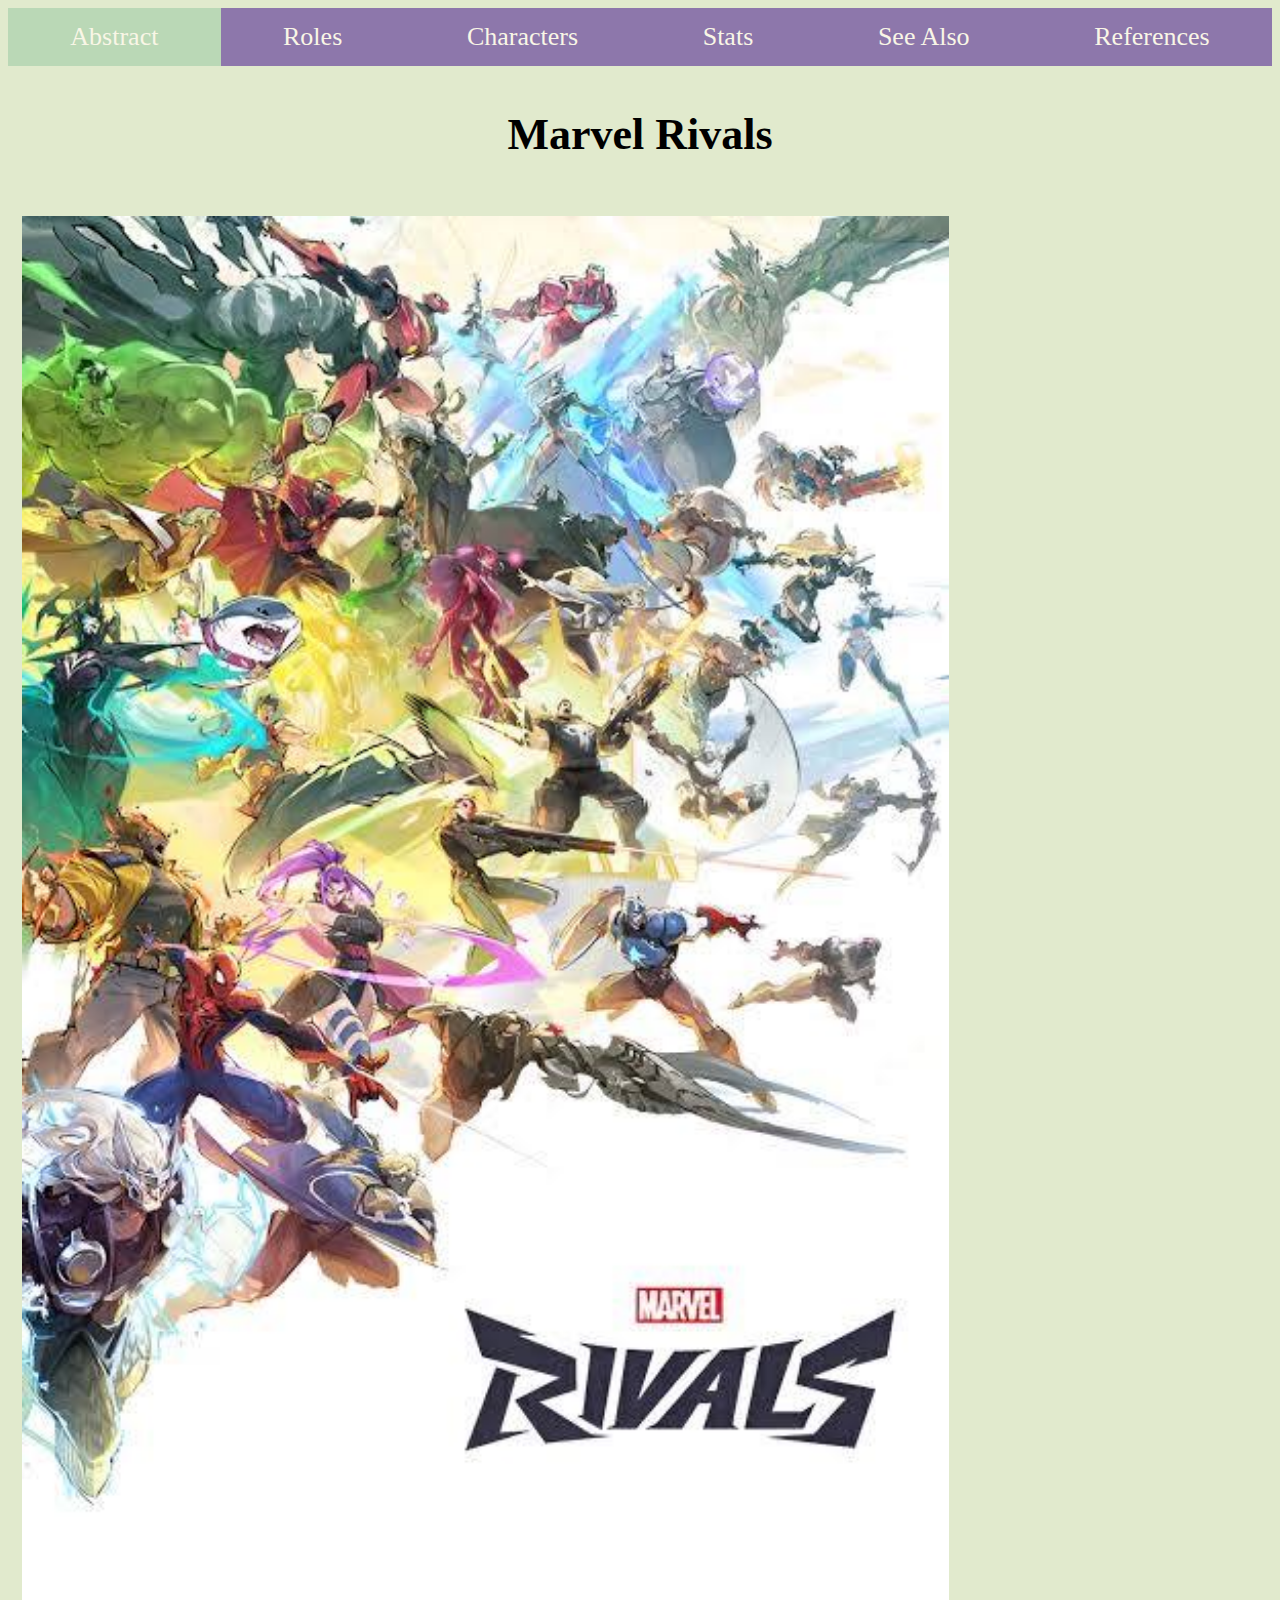
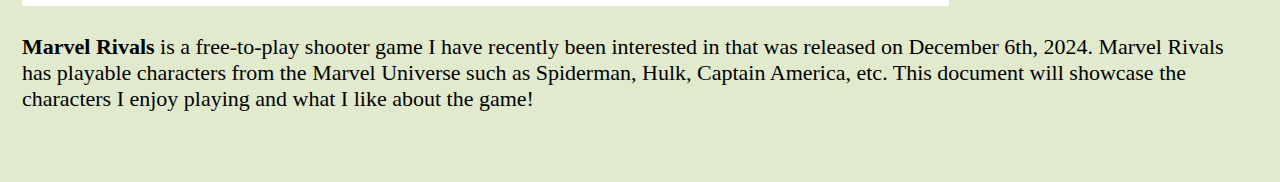
<file: index.html>
<!DOCTYPE html>
<html>

<head>
    <title>Marvel Rivals</title>

    <!-- Including the main.css file for styling -->
    <link rel="stylesheet" href="css/main.css">
    <meta name="viewport" content="width=device-width, initial-scale=1.0">
    <!-- Including the Font Awesome CSS library for icons -->
    <link rel="stylesheet" href="https://cdnjs.cloudflare.com/ajax/libs/font-awesome/4.7.0/css/font-awesome.min.css">
</head>

<body>

    <!-- Navigation bar -->
    <div class="topnav" id="myTopnav">
        <!-- Active link pointing to the index.html page -->
        <a class="active" href="index.html">Abstract</a>

        <!-- Links to other sections -->
        <a href="roles.html">Roles</a>
        <a href="characters.html">Characters</a>
        <a href="stats.html">Stats</a>

        <!-- Additional links -->
        <a href="see_also.html">See Also</a>
        <a href="references.html">References</a>

        <!-- "Hamburger menu" / "Bar icon" to toggle the navigation links on smaller screens -->
        <a href="javascript:void(0);" class="icon">
            <i class="fa fa-bars"></i>
        </a>
    </div>

    <!-- Page content -->
    <div class="content">
        <h1>Marvel Rivals</h1>
        <br>
        <img src="img/rivals.jpg">
        <br>
        <p><strong>Marvel Rivals</strong> is a free-to-play shooter game I have recently been interested in that was released on December 6th, 2024. Marvel Rivals has playable characters from the Marvel Universe such as Spiderman, Hulk, Captain America, etc. This document will showcase the characters I enjoy playing and what I like about the game!</p>
        <br>
    </div>

    <!-- Including the main.js file for JavaScript functionality -->
    <script src="js/main.js"></script>

</body>

</html>
</file>
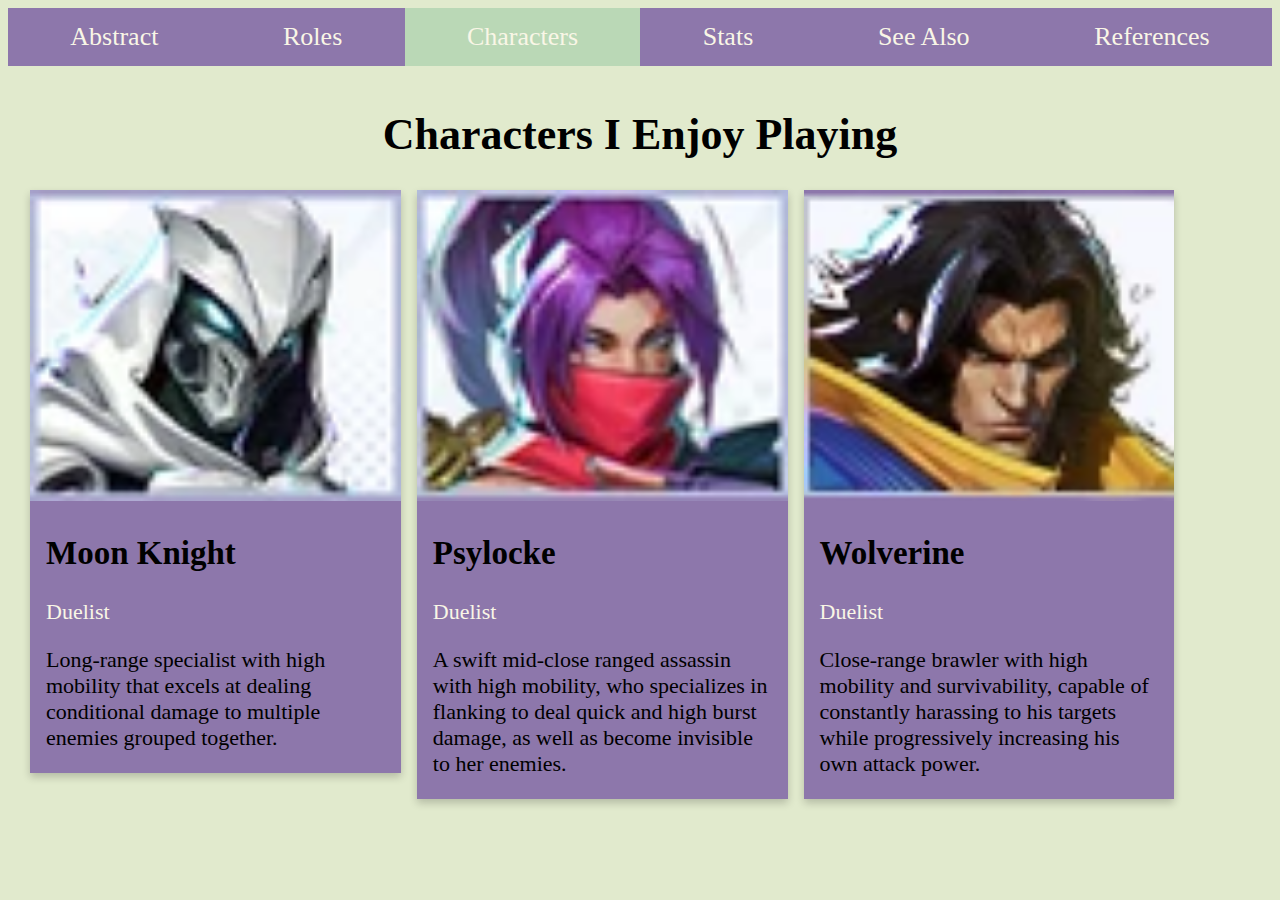
<file: characters.html>
<!DOCTYPE html>
<html>

<head>
    <title>Characters</title>

    <!-- Including the main.css file for styling -->
    <link rel="stylesheet" href="css/main.css">
    <meta name="viewport" content="width=device-width, initial-scale=1.0">
    <!-- Including the Font Awesome CSS library for icons -->
    <link rel="stylesheet" href="https://cdnjs.cloudflare.com/ajax/libs/font-awesome/4.7.0/css/font-awesome.min.css">
</head>

<body>

    <!-- Navigation bar -->
    <div class="topnav" id="myTopnav">
        <!-- Links to different sections -->
        <a href="index.html">Abstract</a>
        <a href="roles.html">Roles</a>

        <!-- Active link pointing to the section2.html page -->
        <a class="active" href="characters.html">Characters</a>

        <a href="stats.html">Stats</a>
        <a href="see_also.html">See Also</a>
        <a href="references.html">References</a>

        <!-- "Hamburger menu" / "Bar icon" to toggle the navigation links on smaller screens -->
        <a href="javascript:void(0);" class="icon">
            <i class="fa fa-bars"></i>
        </a>
    </div>

    <!-- Page content -->
    <div class="content">
        <h1>Characters I Enjoy Playing</h1>
        <div class="hero-row">
            <div class="hero-column">
              <div class="hero-card">
                <img src="img/Moon_Knight_Icon.jpg" style="width:100%">
                <div class="hero-container">
                  <h2>Moon Knight</h2>
                  <p class="hero-title">Duelist</p>
                  <p>Long-range specialist with high mobility that excels at dealing conditional damage to multiple enemies grouped together.</p>
                </div>
              </div>
            </div>

            <div class="hero-column">
              <div class="hero-card">
                <img src="img/Psylocke_Icon.jpg" style="width:100%">
                <div class="hero-container">
                  <h2>Psylocke</h2>
                  <p class="hero-title">Duelist</p>
                  <p>A swift mid-close ranged assassin with high mobility, who specializes in flanking to deal quick and high burst damage, as well as become invisible to her enemies.</p>
                </div>
              </div>
            </div>

            <div class="hero-column">
                <div class="hero-card">
                  <img src="img/Wolverine_Icon.jpg" style="width:100%">
                  <div class="hero-container">
                    <h2>Wolverine</h2>
                    <p class="hero-title">Duelist</p>
                    <p>Close-range brawler with high mobility and survivability, capable of constantly harassing to his targets while progressively increasing his own attack power.</p>
                  </div>
                </div>
              </div>
          </div>
    </div>

    <!-- Including the main.js file for JavaScript functionality -->
    <script src="js/main.js"></script>

</body>

</html>
</file>
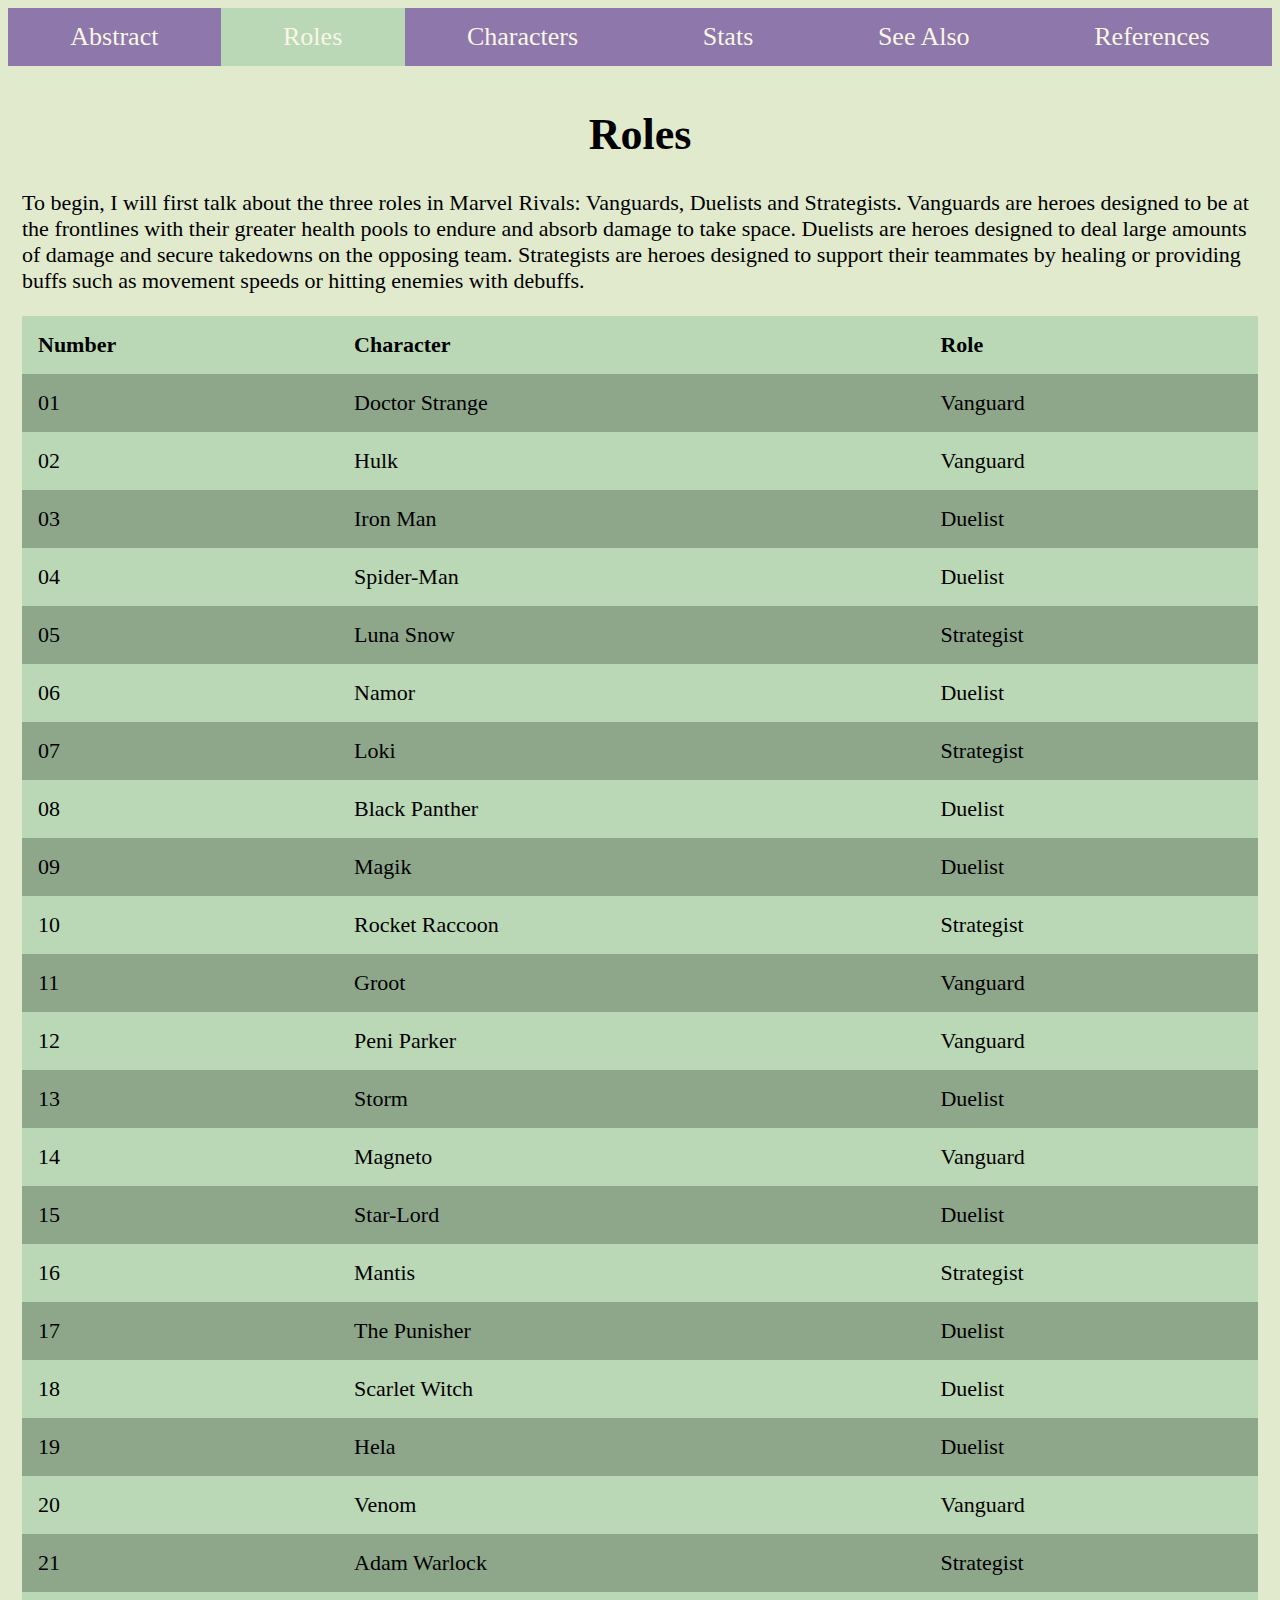
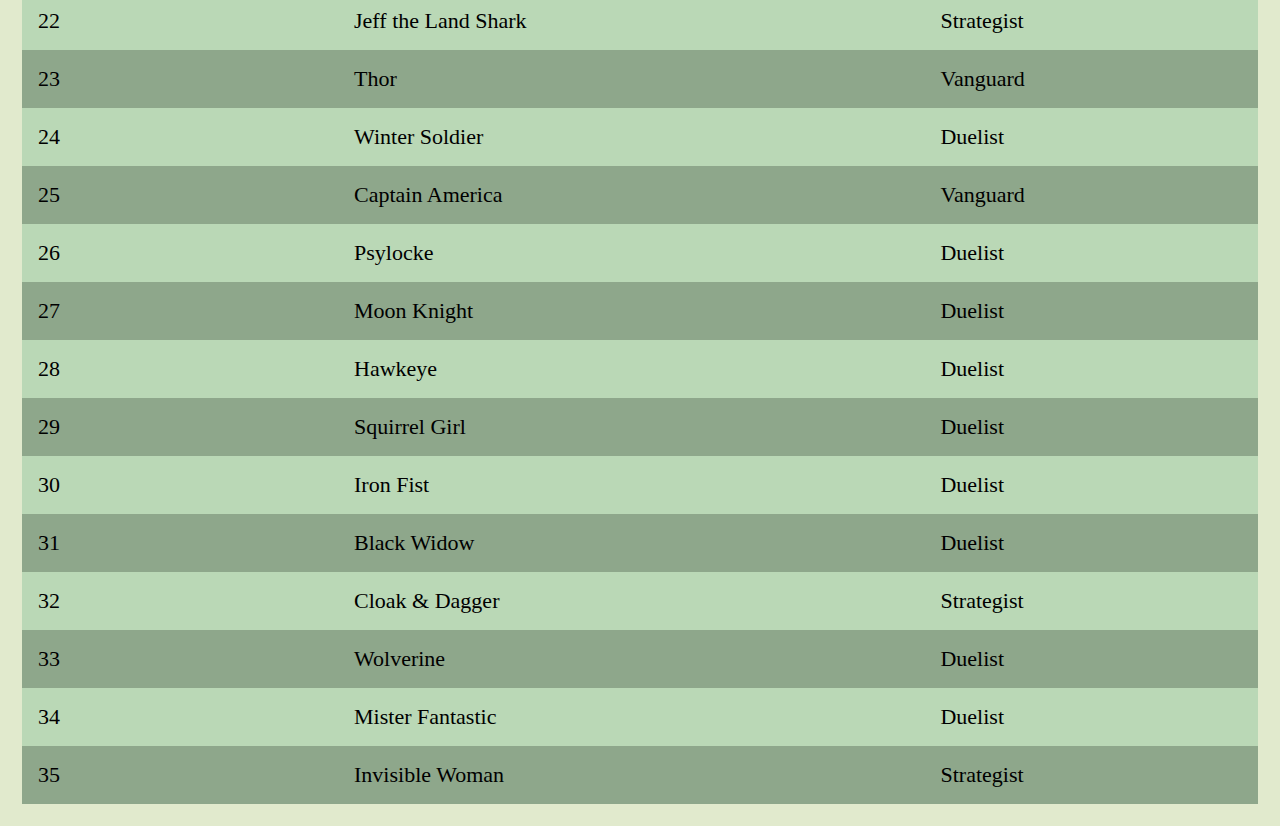
<file: roles.html>
<!DOCTYPE html>
<html>

<head>
    <title>Roles</title>

    <!-- Including the main.css file for styling -->
    <link rel="stylesheet" href="css/main.css">
    <meta name="viewport" content="width=device-width, initial-scale=1.0">
    <!-- Including the Font Awesome CSS library for icons -->
    <link rel="stylesheet" href="https://cdnjs.cloudflare.com/ajax/libs/font-awesome/4.7.0/css/font-awesome.min.css">
</head>

<body>

    <!-- Navigation bar -->
    <div class="topnav" id="myTopnav">
        <!-- Links to different sections -->
        <a href="index.html">Abstract</a>

        <!-- Active link pointing to the section1.html page -->
        <a class="active" href="roles.html">Roles</a>
        <a href="characters.html">Characters</a>
        <a href="stats.html">Stats</a>
        <a href="see_also.html">See Also</a>
        <a href="references.html">References</a>

        <!-- "Hamburger menu" / "Bar icon" to toggle the navigation links on smaller screens -->
        <a href="javascript:void(0);" class="icon">
            <i class="fa fa-bars"></i>
        </a>
    </div>

    <!-- Page content -->
    <div class="content">
        <h1>Roles</h1>
        <p>To begin, I will first talk about the three roles in Marvel Rivals: Vanguards, Duelists and Strategists. Vanguards are heroes designed to be at the frontlines with their greater health pools to endure and absorb damage to take space. Duelists are heroes designed to deal large amounts of damage and secure takedowns on the opposing team. Strategists are heroes designed to support their teammates by healing or providing buffs such as movement speeds or hitting enemies with debuffs.</p>
        <table>
            <tr>
              <th>Number</th>
              <th>Character</th>
              <th>Role</th>
            </tr>
            <tr>
              <td>01</td>
              <td>Doctor Strange</td>
              <td>Vanguard</td>
            </tr>
            <tr>
              <td>02</td>
              <td>Hulk</td>
              <td>Vanguard</td>
            </tr>
            <tr>
              <td>03</td>
              <td>Iron Man</td>
              <td>Duelist</td>
            </tr>
            <tr>
              <td>04</td>
              <td>Spider-Man</td>
              <td>Duelist </td>
            </tr>
            <tr>
              <td>05</td>
              <td>Luna Snow</td>
              <td>Strategist </td>
            </tr>
            <tr>
              <td>06</td>
              <td>Namor</td>
              <td>Duelist </td>
            </tr>
            <tr>
              <td>07</td>
              <td>Loki</td>
              <td>Strategist </td>
            </tr>
            <tr>
              <td>08</td>
              <td>Black Panther</td>
              <td>Duelist </td>
            </tr>
            <tr>
              <td>09</td>
              <td>Magik</td>
              <td>Duelist </td>
            </tr>
            <tr>
              <td>10</td>
              <td>Rocket Raccoon</td>
              <td>Strategist </td>
            </tr>
            <tr>
              <td>11</td>
              <td>Groot</td>
              <td>Vanguard </td>
            </tr>
            <tr>
              <td>12</td>
              <td>Peni Parker</td>
              <td>Vanguard </td>
            </tr>
            <tr>
              <td>13</td>
              <td>Storm</td>
              <td>Duelist </td>
            </tr>
            <tr>
              <td>14</td>
              <td>Magneto</td>
              <td>Vanguard </td>
            </tr>
            <tr>
              <td>15</td>
              <td>Star-Lord</td>
              <td>Duelist </td>
            </tr>
            <tr>
              <td>16</td>
              <td>Mantis</td>
              <td>Strategist </td>
            </tr>
            <tr>
              <td>17</td>
              <td>The Punisher</td>
              <td>Duelist </td>
            </tr>
            <tr>
              <td>18</td>
              <td>Scarlet Witch</td>
              <td>Duelist </td>
            </tr>
            <tr>
              <td>19</td>
              <td>Hela</td>
              <td>Duelist </td>
            </tr>
            <tr>
              <td>20</td>
              <td>Venom</td>
              <td>Vanguard </td>
            </tr>
            <tr>
              <td>21</td>
              <td>Adam Warlock</td>
              <td>Strategist </td>
            </tr>
            <tr>
              <td>22</td>
              <td>Jeff the Land Shark</td>
              <td>Strategist </td>
            </tr>
            <tr>
              <td>23</td>
              <td>Thor</td>
              <td>Vanguard </td>
            </tr>
            <tr>
              <td>24</td>
              <td>Winter Soldier</td>
              <td>Duelist </td>
            </tr>
            <tr>
              <td>25</td>
              <td>Captain America</td>
              <td>Vanguard </td>
            </tr>
            <tr>
              <td>26</td>
              <td>Psylocke</td>
              <td>Duelist </td>
            </tr>
            <tr>
              <td>27</td>
              <td>Moon Knight</td>
              <td>Duelist </td>
            </tr>
            <tr>
              <td>28</td>
              <td>Hawkeye</td>
              <td>Duelist </td>
            </tr>
            <tr>
              <td>29</td>
              <td>Squirrel Girl</td>
              <td>Duelist </td>
            </tr>
            <tr>
              <td>30</td>
              <td>Iron Fist</td>
              <td>Duelist </td>
            </tr>
            <tr>
              <td>31</td>
              <td>Black Widow</td>
              <td>Duelist </td>
            </tr>
            <tr>
              <td>32</td>
              <td>Cloak & Dagger</td>
              <td>Strategist </td>
            </tr>
            <tr>
              <td>33</td>
              <td>Wolverine</td>
              <td>Duelist </td>
            </tr>
            <tr>
              <td>34</td>
              <td>Mister Fantastic</td>
              <td>Duelist </td>
            </tr>
            <tr>
              <td>35</td>
              <td>Invisible Woman</td>
              <td>Strategist </td>
            </tr>
        </table>
    </div>
    <!-- Including the main.js file for JavaScript functionality -->
    <script src="js/main.js"></script>

</body>

</html>
</file>
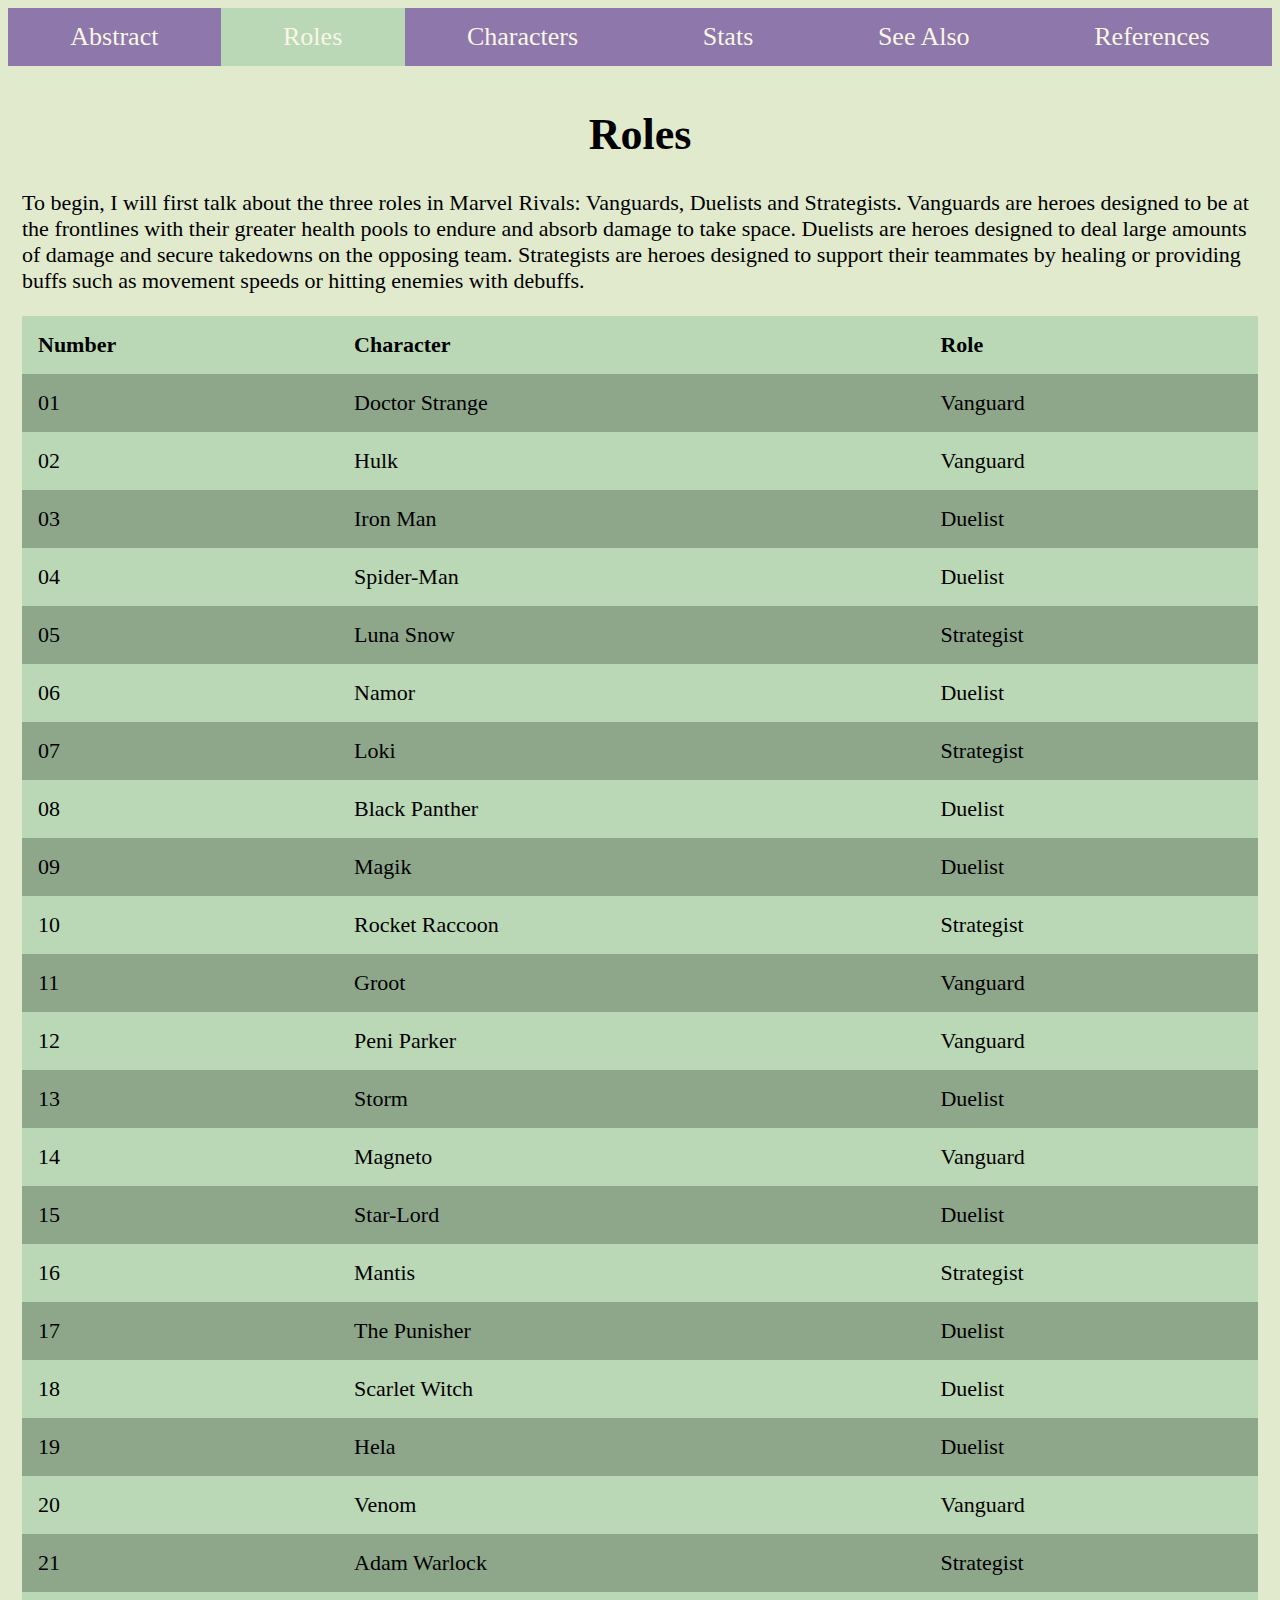
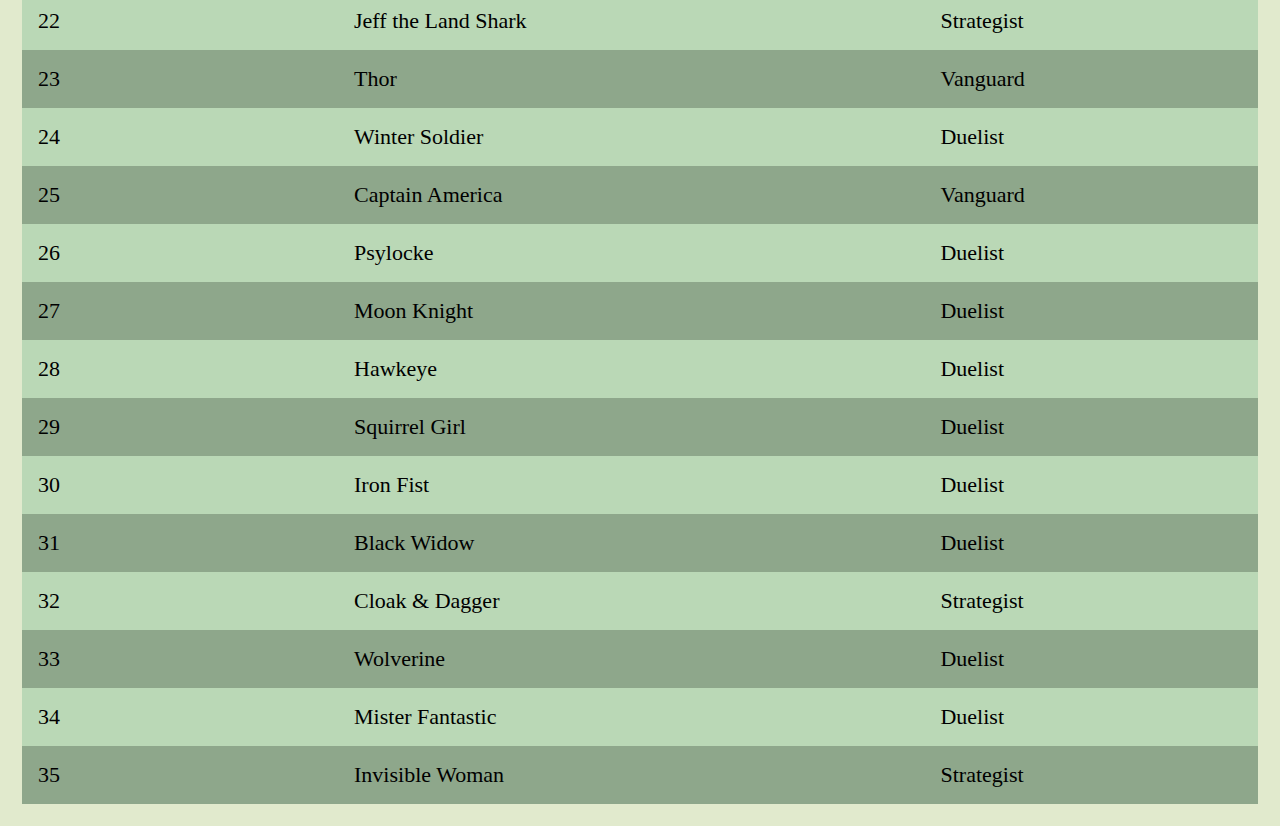
<file: section1.html>
<!DOCTYPE html>
<html>

<head>
    <title>Roles</title>

    <!-- Including the main.css file for styling -->
    <link rel="stylesheet" href="css/main.css">
    <meta name="viewport" content="width=device-width, initial-scale=1.0">
    <!-- Including the Font Awesome CSS library for icons -->
    <link rel="stylesheet" href="https://cdnjs.cloudflare.com/ajax/libs/font-awesome/4.7.0/css/font-awesome.min.css">
</head>

<body>

    <!-- Navigation bar -->
    <div class="topnav" id="myTopnav">
        <!-- Links to different sections -->
        <a href="index.html">Abstract</a>

        <!-- Active link pointing to the section1.html page -->
        <a class="active" href="section1.html">Roles</a>
        <a href="section2.html">Characters</a>
        <a href="section3.html">Stats</a>
        <a href="see_also.html">See Also</a>
        <a href="references.html">References</a>

        <!-- "Hamburger menu" / "Bar icon" to toggle the navigation links on smaller screens -->
        <a href="javascript:void(0);" class="icon">
            <i class="fa fa-bars"></i>
        </a>
    </div>

    <!-- Page content -->
    <div class="content">
        <h1>Roles</h1>
        <p>To begin, I will first talk about the three roles in Marvel Rivals: Vanguards, Duelists and Strategists. Vanguards are heroes designed to be at the frontlines with their greater health pools to endure and absorb damage to take space. Duelists are heroes designed to deal large amounts of damage and secure takedowns on the opposing team. Strategists are heroes designed to support their teammates by healing or providing buffs such as movement speeds or hitting enemies with debuffs.</p>
        <table>
            <tr>
              <th>Number</th>
              <th>Character</th>
              <th>Role</th>
            </tr>
            <tr>
              <td>01</td>
              <td>Doctor Strange</td>
              <td>Vanguard</td>
            </tr>
            <tr>
              <td>02</td>
              <td>Hulk</td>
              <td>Vanguard</td>
            </tr>
            <tr>
              <td>03</td>
              <td>Iron Man</td>
              <td>Duelist</td>
            </tr>
            <tr>
              <td>04</td>
              <td>Spider-Man</td>
              <td>Duelist </td>
            </tr>
            <tr>
              <td>05</td>
              <td>Luna Snow</td>
              <td>Strategist </td>
            </tr>
            <tr>
              <td>06</td>
              <td>Namor</td>
              <td>Duelist </td>
            </tr>
            <tr>
              <td>07</td>
              <td>Loki</td>
              <td>Strategist </td>
            </tr>
            <tr>
              <td>08</td>
              <td>Black Panther</td>
              <td>Duelist </td>
            </tr>
            <tr>
              <td>09</td>
              <td>Magik</td>
              <td>Duelist </td>
            </tr>
            <tr>
              <td>10</td>
              <td>Rocket Raccoon</td>
              <td>Strategist </td>
            </tr>
            <tr>
              <td>11</td>
              <td>Groot</td>
              <td>Vanguard </td>
            </tr>
            <tr>
              <td>12</td>
              <td>Peni Parker</td>
              <td>Vanguard </td>
            </tr>
            <tr>
              <td>13</td>
              <td>Storm</td>
              <td>Duelist </td>
            </tr>
            <tr>
              <td>14</td>
              <td>Magneto</td>
              <td>Vanguard </td>
            </tr>
            <tr>
              <td>15</td>
              <td>Star-Lord</td>
              <td>Duelist </td>
            </tr>
            <tr>
              <td>16</td>
              <td>Mantis</td>
              <td>Strategist </td>
            </tr>
            <tr>
              <td>17</td>
              <td>The Punisher</td>
              <td>Duelist </td>
            </tr>
            <tr>
              <td>18</td>
              <td>Scarlet Witch</td>
              <td>Duelist </td>
            </tr>
            <tr>
              <td>19</td>
              <td>Hela</td>
              <td>Duelist </td>
            </tr>
            <tr>
              <td>20</td>
              <td>Venom</td>
              <td>Vanguard </td>
            </tr>
            <tr>
              <td>21</td>
              <td>Adam Warlock</td>
              <td>Strategist </td>
            </tr>
            <tr>
              <td>22</td>
              <td>Jeff the Land Shark</td>
              <td>Strategist </td>
            </tr>
            <tr>
              <td>23</td>
              <td>Thor</td>
              <td>Vanguard </td>
            </tr>
            <tr>
              <td>24</td>
              <td>Winter Soldier</td>
              <td>Duelist </td>
            </tr>
            <tr>
              <td>25</td>
              <td>Captain America</td>
              <td>Vanguard </td>
            </tr>
            <tr>
              <td>26</td>
              <td>Psylocke</td>
              <td>Duelist </td>
            </tr>
            <tr>
              <td>27</td>
              <td>Moon Knight</td>
              <td>Duelist </td>
            </tr>
            <tr>
              <td>28</td>
              <td>Hawkeye</td>
              <td>Duelist </td>
            </tr>
            <tr>
              <td>29</td>
              <td>Squirrel Girl</td>
              <td>Duelist </td>
            </tr>
            <tr>
              <td>30</td>
              <td>Iron Fist</td>
              <td>Duelist </td>
            </tr>
            <tr>
              <td>31</td>
              <td>Black Widow</td>
              <td>Duelist </td>
            </tr>
            <tr>
              <td>32</td>
              <td>Cloak & Dagger</td>
              <td>Strategist </td>
            </tr>
            <tr>
              <td>33</td>
              <td>Wolverine</td>
              <td>Duelist </td>
            </tr>
            <tr>
              <td>34</td>
              <td>Mister Fantastic</td>
              <td>Duelist </td>
            </tr>
            <tr>
              <td>35</td>
              <td>Invisible Woman</td>
              <td>Strategist </td>
            </tr>
        </table>
    </div>
    <!-- Including the main.js file for JavaScript functionality -->
    <script src="js/main.js"></script>

</body>

</html>
</file>
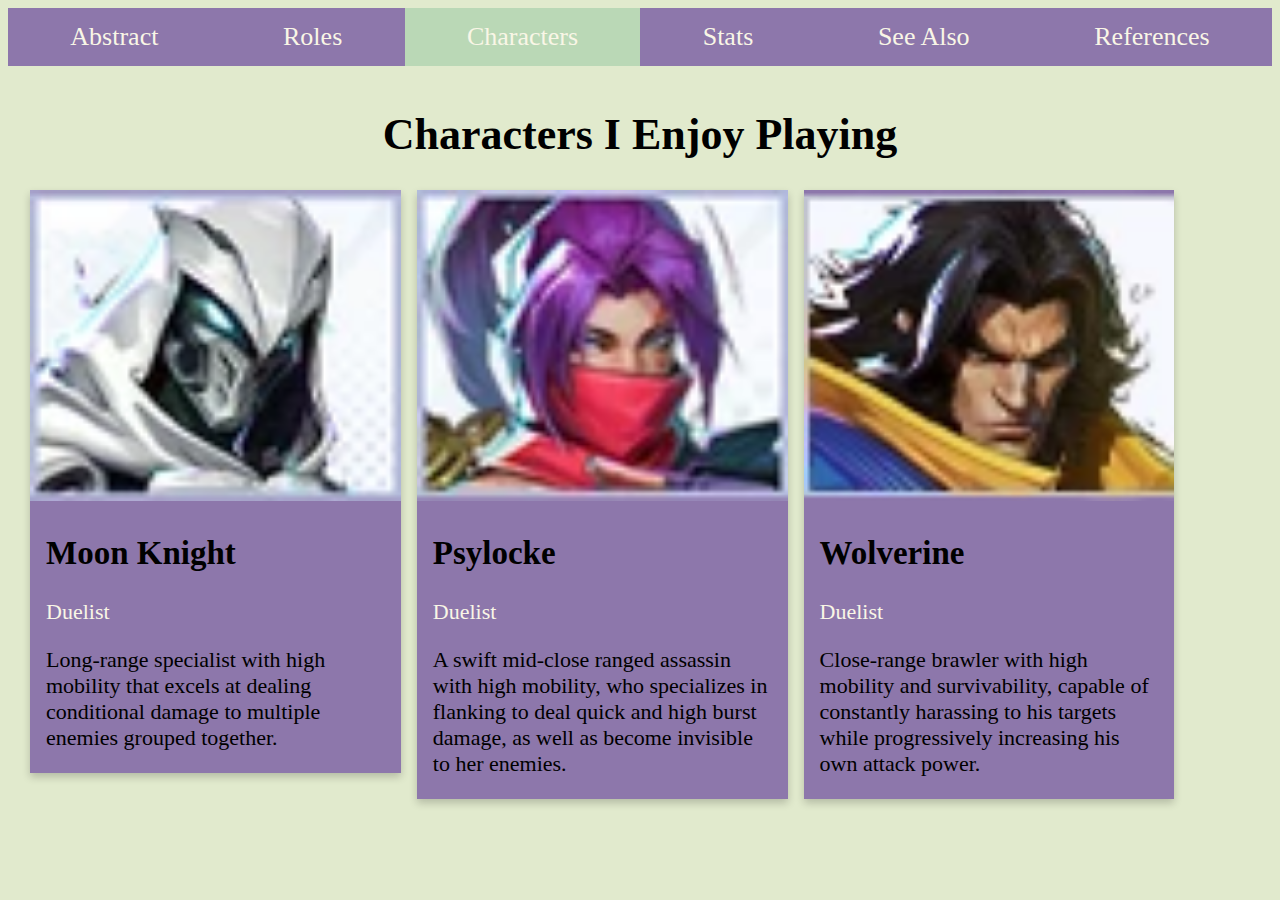
<file: section2.html>
<!DOCTYPE html>
<html>

<head>
    <title>Characters</title>

    <!-- Including the main.css file for styling -->
    <link rel="stylesheet" href="css/main.css">
    <meta name="viewport" content="width=device-width, initial-scale=1.0">
    <!-- Including the Font Awesome CSS library for icons -->
    <link rel="stylesheet" href="https://cdnjs.cloudflare.com/ajax/libs/font-awesome/4.7.0/css/font-awesome.min.css">
</head>

<body>

    <!-- Navigation bar -->
    <div class="topnav" id="myTopnav">
        <!-- Links to different sections -->
        <a href="index.html">Abstract</a>
        <a href="section1.html">Roles</a>

        <!-- Active link pointing to the section2.html page -->
        <a class="active" href="section2.html">Characters</a>

        <a href="section3.html">Stats</a>
        <a href="see_also.html">See Also</a>
        <a href="references.html">References</a>

        <!-- "Hamburger menu" / "Bar icon" to toggle the navigation links on smaller screens -->
        <a href="javascript:void(0);" class="icon">
            <i class="fa fa-bars"></i>
        </a>
    </div>

    <!-- Page content -->
    <div class="content">
        <h1>Characters I Enjoy Playing</h1>
        <div class="hero-row">
            <div class="hero-column">
              <div class="hero-card">
                <img src="img/Moon_Knight_Icon.jpg" style="width:100%">
                <div class="hero-container">
                  <h2>Moon Knight</h2>
                  <p class="hero-title">Duelist</p>
                  <p>Long-range specialist with high mobility that excels at dealing conditional damage to multiple enemies grouped together.</p>
                </div>
              </div>
            </div>

            <div class="hero-column">
              <div class="hero-card">
                <img src="img/Psylocke_Icon.jpg" style="width:100%">
                <div class="hero-container">
                  <h2>Psylocke</h2>
                  <p class="hero-title">Duelist</p>
                  <p>A swift mid-close ranged assassin with high mobility, who specializes in flanking to deal quick and high burst damage, as well as become invisible to her enemies.</p>
                </div>
              </div>
            </div>

            <div class="hero-column">
                <div class="hero-card">
                  <img src="img/Wolverine_Icon.jpg" style="width:100%">
                  <div class="hero-container">
                    <h2>Wolverine</h2>
                    <p class="hero-title">Duelist</p>
                    <p>Close-range brawler with high mobility and survivability, capable of constantly harassing to his targets while progressively increasing his own attack power.</p>
                  </div>
                </div>
              </div>
          </div>
    </div>

    <!-- Including the main.js file for JavaScript functionality -->
    <script src="js/main.js"></script>

</body>

</html>
</file>
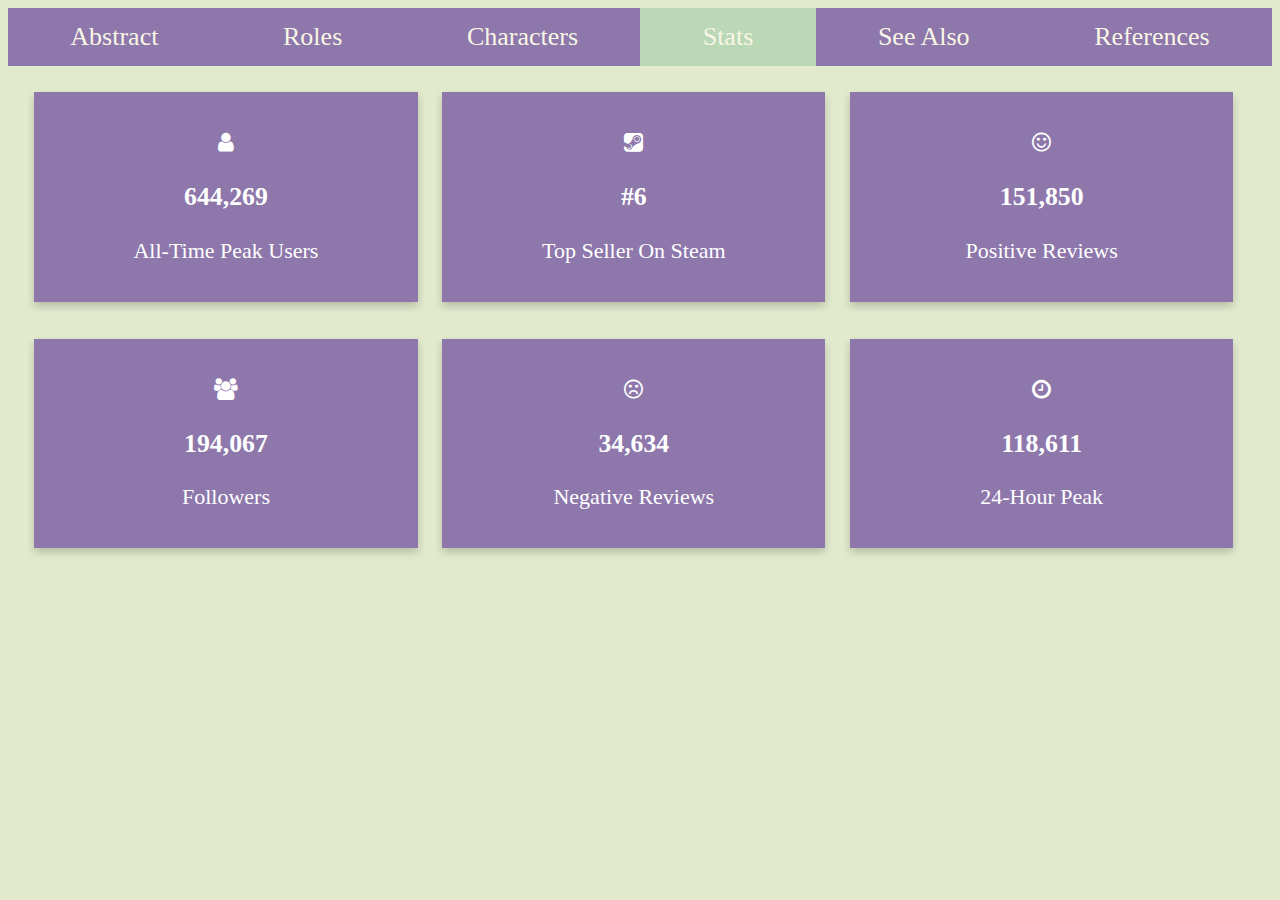
<file: section3.html>
<!DOCTYPE html>
<html>

<head>
    <title>Stats</title>

    <!-- Including the main.css file for styling -->
    <link rel="stylesheet" href="css/main.css">
    <meta name="viewport" content="width=device-width, initial-scale=1.0">
    <!-- Including the Font Awesome CSS library for icons -->
    <link rel="stylesheet" href="https://cdnjs.cloudflare.com/ajax/libs/font-awesome/4.7.0/css/font-awesome.min.css">
</head>

<body>

    <!-- Navigation bar -->
    <div class="topnav" id="myTopnav">
        <!-- Links to different sections -->
        <a href="index.html">Abstract</a>
        <a href="section1.html">Roles</a>
        <a href="section2.html">Characters</a>

        <!-- Active link pointing to the section3.html page -->
        <a class="active" href="section3.html">Stats</a>

        <a href="see_also.html">See Also</a>
        <a href="references.html">References</a>

        <!-- "Hamburger menu" / "Bar icon" to toggle the navigation links on smaller screens -->
        <a href="javascript:void(0);" class="icon">
            <i class="fa fa-bars"></i>
        </a>
    </div>

    <!-- Page content -->
    <div class="content">
        <div class="row">
            <div class="column">
              <div class="card">
                <p><i class="fa fa-user"></i></p>
                <h3>644,269</h3>
                <p>All-Time Peak Users</p>
              </div>
            </div>

            <div class="column">
              <div class="card">
                <p><i class="fa fa-steam-square"></i></p>
                <h3>#6</h3>
                <p>Top Seller On Steam</p>
              </div>
            </div>

            <div class="column">
              <div class="card">
                <p><i class="fa fa-smile-o"></i></p>
                <h3>151,850</h3>
                <p>Positive Reviews</p>
              </div>
            </div>
        </div>

        <div class="row">
            <div class="column">
              <div class="card">
                <p><i class="fa fa-users" aria-hidden="true"></i></i></p>
                <h3>194,067</h3>
                <p>Followers</p>
              </div>
            </div>

            <div class="column">
              <div class="card">
                <p><i class="fa fa-frown-o" aria-hidden="true"></i></i></p>
                <h3>34,634</h3>
                <p>Negative Reviews</p>
              </div>
            </div>

            <div class="column">
              <div class="card">
                <p><i class="fa fa-clock-o" aria-hidden="true"></i></p>
                <h3>118,611</h3>
                <p>24-Hour Peak</p>
              </div>
            </div>
          </div>
    </div>

    <!-- Including the main.js file for JavaScript functionality -->
    <script src="js/main.js"></script>

</body>

</html>
</file>
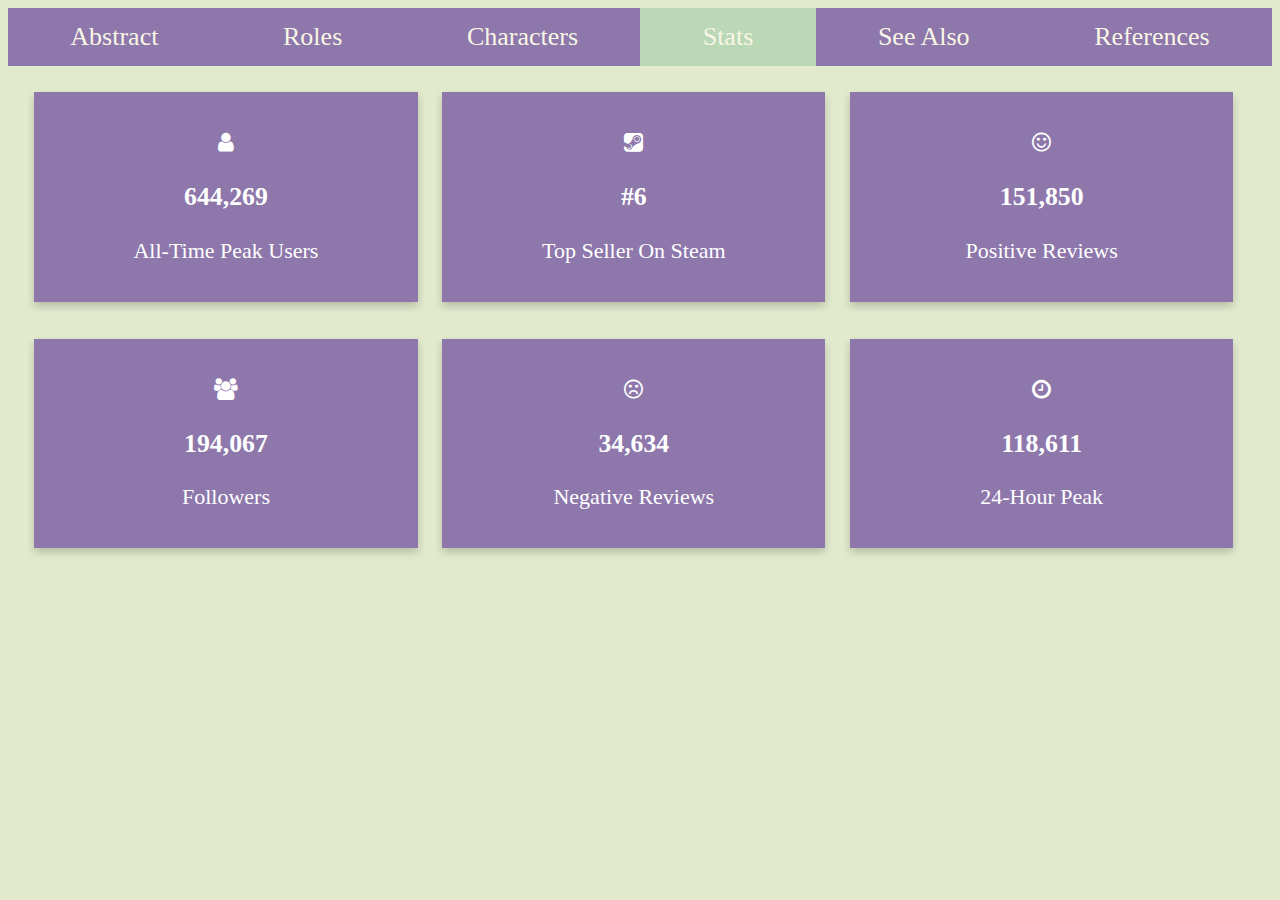
<file: stats.html>
<!DOCTYPE html>
<html>

<head>
    <title>Stats</title>

    <!-- Including the main.css file for styling -->
    <link rel="stylesheet" href="css/main.css">
    <meta name="viewport" content="width=device-width, initial-scale=1.0">
    <!-- Including the Font Awesome CSS library for icons -->
    <link rel="stylesheet" href="https://cdnjs.cloudflare.com/ajax/libs/font-awesome/4.7.0/css/font-awesome.min.css">
</head>

<body>

    <!-- Navigation bar -->
    <div class="topnav" id="myTopnav">
        <!-- Links to different sections -->
        <a href="index.html">Abstract</a>
        <a href="roles.html">Roles</a>
        <a href="characters.html">Characters</a>
        <!-- Active link pointing to the section3.html page -->
        <a class="active" href="stats.html">Stats</a>

        <a href="see_also.html">See Also</a>
        <a href="references.html">References</a>

        <!-- "Hamburger menu" / "Bar icon" to toggle the navigation links on smaller screens -->
        <a href="javascript:void(0);" class="icon">
            <i class="fa fa-bars"></i>
        </a>
    </div>

    <!-- Page content -->
    <div class="content">
        <div class="row">
            <div class="column">
              <div class="card">
                <p><i class="fa fa-user"></i></p>
                <h3>644,269</h3>
                <p>All-Time Peak Users</p>
              </div>
            </div>

            <div class="column">
              <div class="card">
                <p><i class="fa fa-steam-square"></i></p>
                <h3>#6</h3>
                <p>Top Seller On Steam</p>
              </div>
            </div>

            <div class="column">
              <div class="card">
                <p><i class="fa fa-smile-o"></i></p>
                <h3>151,850</h3>
                <p>Positive Reviews</p>
              </div>
            </div>
        </div>

        <div class="row">
            <div class="column">
              <div class="card">
                <p><i class="fa fa-users" aria-hidden="true"></i></i></p>
                <h3>194,067</h3>
                <p>Followers</p>
              </div>
            </div>

            <div class="column">
              <div class="card">
                <p><i class="fa fa-frown-o" aria-hidden="true"></i></i></p>
                <h3>34,634</h3>
                <p>Negative Reviews</p>
              </div>
            </div>

            <div class="column">
              <div class="card">
                <p><i class="fa fa-clock-o" aria-hidden="true"></i></p>
                <h3>118,611</h3>
                <p>24-Hour Peak</p>
              </div>
            </div>
          </div>
    </div>

    <!-- Including the main.js file for JavaScript functionality -->
    <script src="js/main.js"></script>

</body>

</html>
</file>
<file: css/main.css>
body {
  background-color: #E1EACD;
}

h1 {
  text-align: center;
}

/* Three hero-columns side by side */
.hero-column {
  float: left;
  width: 30%;
  margin-bottom: 16px;
  padding: 0 8px;
}

/* Add some shadows to create a hero-card effect */
.hero-card {
  box-shadow: 0 4px 8px 0 rgba(0, 0, 0, 0.2);
  background-color: #8D77AB;
}

/* Some left and right padding inside the hero-container */
.hero-container {
  padding: 0 16px;
}

/* Clear floats */
.hero-container::after, .hero-row::after {
  content: "";
  clear: both;
  display: table;
}

.hero-title {
  color: #F9F6E6;
}

/* Float four columns side by side */
.column {
  float: left;
  width: 31%;
  padding: 1%;
}

.row {
  padding-bottom: 1%;
}

/* Clear floats after the columns */
.row:after {
  content: "";
  display: table;
  clear: both;
}

.card {
  box-shadow: 0 4px 8px 0 rgba(0, 0, 0, 0.2);
  padding: 16px;
  text-align: center;
  background-color: #8D77AB;
  color: white;
}

.fa {font-size:50px;}

/* Add a black background color to the top navigation */
.topnav {
  display: flex;
  justify-content: space-evenly;
  background-color: #8D77AB;
  overflow: hidden;
}

img {
  height: auto;
  width: 75%;
}

table {
  background-color: #BAD8B6;
  border-collapse: collapse;
  border-spacing: 0;
  width: 100%;
}

th, td {
  text-align: left;
  padding: 16px;
}

tr:nth-child(even) {
  background-color: #8ea78b;
}

/* Style the links inside the navigation bar */
.topnav a {
  flex-grow: 1;
  float: left;
  display: block;
  color: #F9F6E6;
  text-align: center;
  padding: 14px 16px;
  text-decoration: none;
  font-size: 26px;
}

/* Change the color of links on hover */
.topnav a:hover {
  background-color: #BAD8B6;
  color: #F9F6E6;
}

/* Add an active class to highlight the current page */
.topnav a.active {
  background-color: #BAD8B6;
  color: #F9F6E6;
}

/* Hide the icon that should open and close the topnav on small screens */
.topnav .icon {
  display: none;
}

/* Style for page content */
.content {
  padding: 14px;
  font-size: 22px;
}

/* When the screen is less than 800 pixels wide */
@media screen and (max-width: 800px) {
  /* Hide all links, except for the selected tab */
  .topnav a:not(.active) {
    display: none;
  }

  img {
    height: auto;
    width: 100%;
  }

  /* Show the icon that should open and close the topnav */
  .topnav a.icon {
    float: right;
    display: block;
  }

  .hero-column {
    width: 100%;
    display: block;
  }

  .column {
    width: 100%;
    display: block;
    margin-bottom: 10px;
  }

  .row {
    padding: 0px;
  }

}

/* When the screen is less than 800 pixels wide, if the user clicks on the icon */
/* the "responsive" class attribute will be added to the topnav by the JavaScript code */
/* This media query sets the style for the unfolded topnav */
/* It makes the topnav look good on small screens (display the links vertically instead of horizontally)  */
@media screen and (max-width: 800px) {
  .topnav.responsive {
    position: relative;
  }

  .topnav.responsive a.icon {
    position: absolute;
    right: 0;
    top: 0;
  }

  .topnav.responsive a {
    float: none;
    display: block;
    text-align: left;
  }
}
</file>
